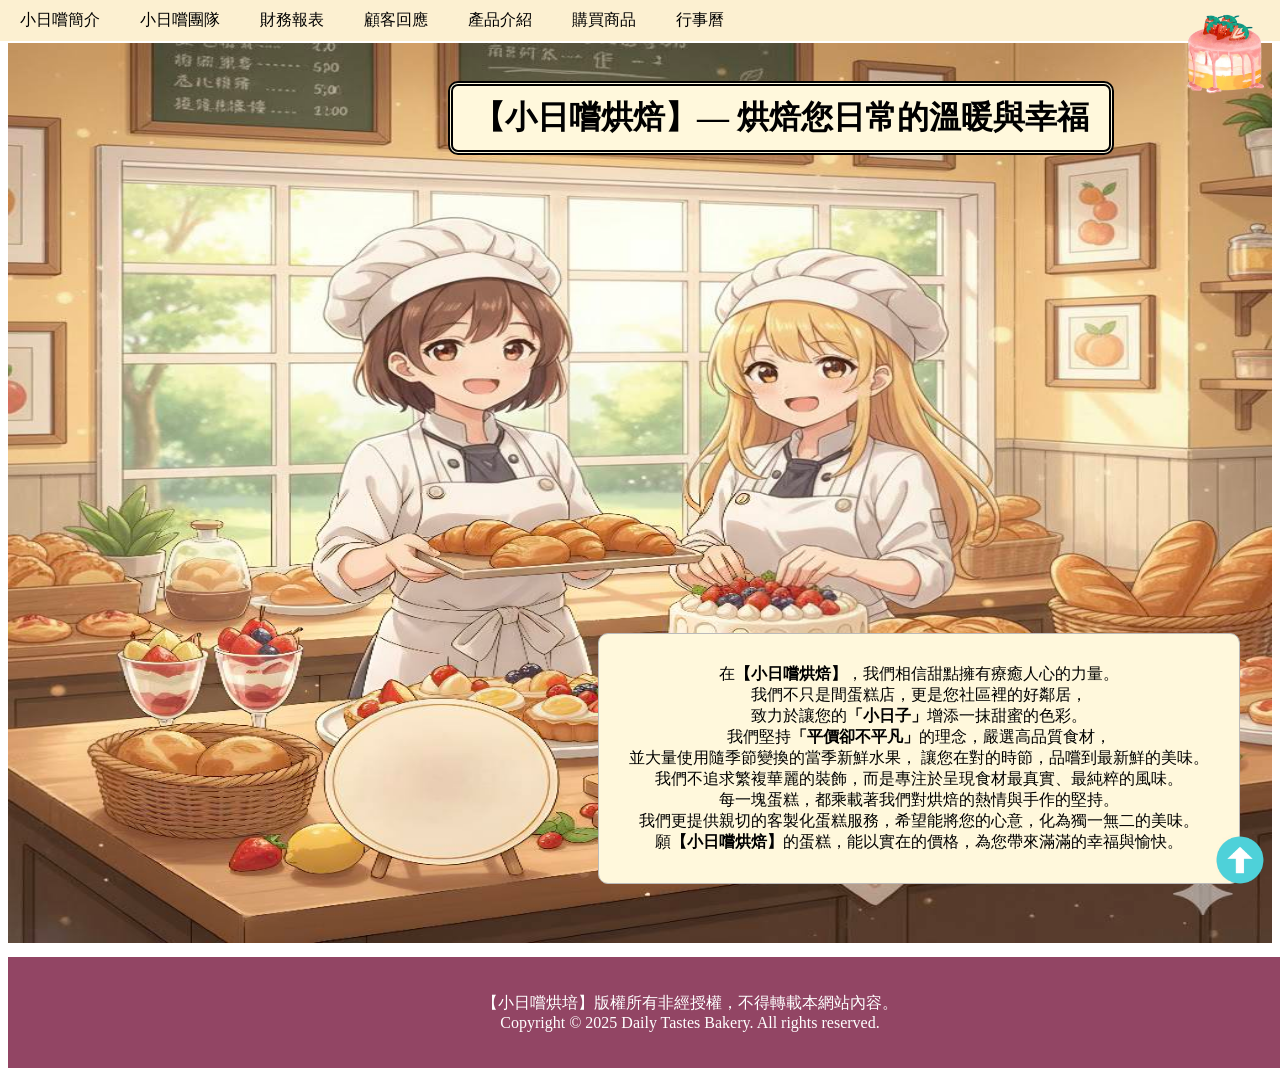
<file: index.html>
<!DOCTYPE html>
<html>
<head>
    <title>小日嚐烘焙</title>
    <meta charset="UTF-8">
    <meta name="viewport" content="width=device-width, initial-scale=1.0">
    <link href="Home_Css.css" rel="stylesheet" media="all">
    <link href="cake.png" rel="icon">
</head>
<body>
    <nav id="Top">
        <ul>
            <a href="#Intro" class="btn" onclick="myFunction('Intro'); return false;"><li>小日嚐簡介</li></a>
            <a href="#Member" class="btn" onclick="myFunction('Member'); return false;"><li>小日嚐團隊</li></a>
            <a href="#Report" class="btn" onclick="myFunction('Report'); return false;"><li>財務報表</li></a>
            <a href="#Respond" class="btn" onclick="myFunction('Respond'); return false;"><li>顧客回應</li></a>
            <a href="creation.html"><li>產品介紹</li></a>
            <a href="shop.html"><li>購買商品</li></a>
            <a href="calender.html"><li>行事曆</li></a>
        </ul>
        <a href="#Top"><img src="arrow_Light.png" width="50px" height="50px" id="up"></a>
    </nav>

    <main>
        <img src="cake.png" width="100px" height="100px" id="icon">
        <div id="Intro" class="page">
            <img src="Generated_Image.jpg" height="900px" width="100%">
            <h1>【小日嚐烘焙】— 烘焙您日常的溫暖與幸福 </h1>
            <p>在<strong>【小日嚐烘焙】</strong>，我們相信甜點擁有療癒人心的力量。<br>
                我們不只是間蛋糕店，更是您社區裡的好鄰居，<br>致力於讓您的<strong>「小日子」</strong>增添一抹甜蜜的色彩。<br>
                我們堅持<strong>「平價卻不平凡」</strong>的理念，嚴選高品質食材，<br>並大量使用隨季節變換的當季新鮮水果，
                讓您在對的時節，品嚐到最新鮮的美味。<br>
                我們不追求繁複華麗的裝飾，而是專注於呈現食材最真實、最純粹的風味。<br>
                每一塊蛋糕，都乘載著我們對烘焙的熱情與手作的堅持。<br>
                我們更提供親切的客製化蛋糕服務，希望能將您的心意，化為獨一無二的美味。<br>
                願<strong>【小日嚐烘焙】</strong>的蛋糕，能以實在的價格，為您帶來滿滿的幸福與愉快。
            </p>
        </div>

        <div id="Member" class="page">
            <h1>小日嚐團隊</h1>
            
            <div class="mid">
                <div id="first">
                    <h3>翁榆涵 Julia</h3>
                    <img src="avatar01.jpg" width="150px" height="150px">
                    <ol>
                        <li><b>職稱:</b> 店長 兼 客製化溝通師</li>
                        <li><b>負責項目:</b> 店面營運、顧客接待、客製化蛋糕諮詢與設計</li>
                        <li><b>個人簡介:</b>「小日嚐」的招牌笑臉 Julia 最擅長耐心傾聽，並將您的故事轉化為獨一無二的蛋糕設計。她最大的成就就是看見您的愉快！</li>
                    </ol>
                </div>
            
                <div id="second">
                    <h3>鐘怡婷 Tina</h3>
                    <img src="avatar02.jpg" width="150px" height="150px">
                    <ol>
                        <li><b>職稱:</b> 店長 兼 甜點主廚</li>
                        <li><b>負責項目:</b> 蛋糕研發、當季水果選材、手作甜點製作</li>
                        <li><b>個人簡介:</b> Tina 對烘焙充滿熱情，相信手作的溫度能傳遞幸福。她熱愛逛市集，堅持使用最新鮮的當季水果為大家烘焙日常的快樂。</li>
                    </ol>
                </div>

                <div id="clear"></div>
            </div>
        </div>

        <div id="Report" class="page">
            <h1>財務報表</h1>
            
            <label for="reportYear" class="choose"><b>選擇報表年份:</b></label>
            <select id="reportYear" onchange="loadReportData(this.value)">
                <option value="2025">2025 (本年度)</option>
                <option value="2024">2024 (往年範例)</option>
            </select>
            <br><br>

            <div id="financialReportContent">
                <p>這份摘要展現了我們的穩定性。一個健康的資產結構，代表「小日嚐」有足夠的實力來應對挑戰，並持續為您提供服務。</p>
                <table border="1" id="upT">
                    <thead>
                        <tr>
                            <th>資產 (我們擁有的)</th>
                            <th>金額</th>
                            <th>負債與權益 (我們的資金來源)</th>
                            <th>金額</th>
                        </tr>
                    </thead>
                    <tbody>
                        <tr>
                            <td><strong>流動資產</strong> (現金、存貨)</td>
                            <td id="CA"></td>
                            <td><strong>流動負債</strong> (應付食材費、薪資)</td>
                            <td id="CL"></td>
                        </tr>
                        <tr>
                            <td><strong>固定資產</strong> (烤箱、店面裝潢)</td>
                            <td id="FA"></td>
                            <td><strong>長期負債</strong> (銀行貸款)</td>
                            <td id="LL"></td>
                        </tr>
                        <tr>
                            <td></td>
                            <td></td>
                            <td><strong>股東權益</strong> (老闆的投資與淨利)</td>
                            <td id="SE"></td>
                        </tr>
                        <tr class="highlight-final">
                            <td><strong>總資產</strong></td>
                            <td id="TA"><strong></strong></td>
                            <td><strong>總負債與權益</strong></td>
                            <td id="TLAE"><strong></strong></td>
                        </tr>
                    </tbody>
                </table>
                <p id="Analysis1"></p>
                <br>
    
                <h2><span id="cashFlowYear">2025</span> 簡易現金流量摘要 (營運活力)</h2>
                <p>有利潤不等於有現金。「營運現金流」是正數才代表公司真正從「賣蛋糕」這件事上賺到現金，這是維持活力的心臟。</p>
                <table border="1" id="downT"> 
                    <thead>
                        <tr>
                            <th>項目</th>
                            <th>說明</th>
                            <th>年度現金流</th>
                        </tr>
                    </thead>
                    <tbody>
                        <tr>
                            <td><strong>來自本業的現金流入 (營運現金流)</strong></td>
                            <td>賣蛋糕實際收到的錢，扣除付給廠商和員工的錢</td>
                            <td id="OCF"><strong></strong></td>
                        </tr>
                        <tr>
                            <td><strong>來自投資的現金流出 (投資現金流)</strong></td>
                            <td>例如：購買新的大烤箱</td>
                            <td id="ICF"></td>
                        </tr>
                        <tr>
                            <td><strong>來自融資的現金流出 (融資現金流)</strong></td>
                            <td>例如：償還銀行貸款</td>
                            <td id="FCF"></td>
                        </tr>
                        <tr>
                            <td id="A"></td>
                            <td id="B"></td>
                            <td id="NCF"><strong></strong></td>
                        </tr>
                    </tbody>
                </table>
                <p id="Analysis2"></p>
            </div>
        </div>

        <div id="Respond" class="page">
            <h1>顧客回應</h1>
            <button id="clearCommentsBtn" title="清除所有儲存的回饋">清除所有回饋</button>
            <div id="comment">
                <p>目前沒有任何回饋。</p>
            </div>

            <div id="formContainer">
                <h3>回饋表單</h3>
                <form id="feedbackForm">
                    <fieldset>
                        <legend>基本資料</legend>
                        <label><b>姓名:</b></label>
                        <input type="text" id="name" placeholder="匿名" autofocus><br>
                        <label><b>性別:</b></label>
                        <input type="radio" id="gender1" name="gender" value="boy" checked>男
                        <input type="radio" id="gender2" name="gender" value="girl">女
                        <input type="radio" id="gender3" name="gender" value="hide">不透漏<br>
                        <label><b>聯絡資訊(e-mail):</b></label><br>
                        <input type="email" id="email" name="email" size="30" required>
                    </fieldset>
                    <fieldset>
                        <legend>評分</legend>
                        <label><b>購買商品:</b></label><br>
                        <input type="checkbox" id="product1" name="product" value="蛋糕">蛋糕
                        <input type="checkbox" id="product2" name="product" value="達克瓦茲">達克瓦茲
                        <input type="checkbox" id="product3" name="product" value="餅乾">餅乾
                        <input type="checkbox" id="product4" name="product" value="千層">千層
                        <input type="checkbox" id="product5" name="product" value="其他">其他
                        <input type="text" id="product5_text" name="product_text"><br>
                        <label><b>商品評價:</b></label>
                        <select id="evaluation" name="evaluation">
                            <option value="5">5星</option>
                            <option value="4">4星</option>
                            <option value="3">3星</option>
                            <option value="2">2星</option>
                            <option value="1">1星</option>
                        </select>
                    </fieldset>
                    <fieldset>
                        <legend>文字回饋</legend>
                        <label><b>評論:</b></label><br>
                        <textarea id="commentText" placeholder="商品都很棒" maxlength="500" required></textarea>
                    </fieldset>
                    <input type="submit" id="submitBtn" value="送出回饋">
                    <input type="reset" id="resetBtn" value="重新填寫">
                </form>
            </div>
        </div>
    </main>

    <footer>
        <p>【小日嚐烘培】版權所有非經授權，不得轉載本網站內容。<br>
            Copyright © 2025 Daily Tastes Bakery. All rights reserved.</p>
    </footer>

    <script>
        const allPages = document.querySelectorAll('main .page');
        function myFunction(pageId) {
            allPages.forEach(section => {section.style.display = 'none';});
            const targetPage = document.getElementById(pageId);
            if (targetPage) {
                targetPage.style.display = 'block'; 
                if (pageId === 'Respond') {loadComments();} // 如果切換到 'Respond' 頁面，就載入留言
                if (pageId === 'Report') { // 新增：如果切換到 'Report' 頁面，確保載入當前選中的年份數據
                    const currentYear = document.getElementById('reportYear').value;
                    loadReportData(currentYear);
                }
            }
        }

        // 財務數據的物件
        const financialData = {
            '2025': {
                CA: 1000000, // 流動資產
                CL: 400000,  // 流動負債
                FA: 1200000, // 固定資產
                LL: 500000,  // 長期負債
                SE: 1300000, // 股東權益
                OCF: 550000, // 營運現金流
                ICF: 300000, // 投資現金流
                FCF: 200000  // 融資現金流
            },
            '2024': { // 往年範例數據
                CA: 800000,  
                CL: 350000,  
                FA: 1000000, 
                LL: 600000,  
                SE: 850000,  
                OCF: 450000, 
                ICF: 200000, 
                FCF: 200000  
            }
        };

        // 函數：載入並計算指定年份的報表數據
        window.loadReportData = function(year) {
            const data = financialData[year];

            if (!data) return; // 如果年份數據不存在，則退出

            // 1. 資產負債表計算
            const TA = data.CA + data.FA; // 總資產
            const TLAE = data.CL + data.LL + data.SE; // 總負債與權益
            
            // 2. 現金流量表計算
            const NCF = data.OCF - data.ICF - data.FCF;

            // 3. 更新 DOM
            document.getElementById("CA").innerHTML = `$` + data.CA;
            document.getElementById("CL").innerHTML = `$` + data.CL;
            document.getElementById("FA").innerHTML = `$` + data.FA;
            document.getElementById("LL").innerHTML = `$` + data.LL;
            document.getElementById("SE").innerHTML = `$` + data.SE;
            document.getElementById("TA").innerHTML = `$` + TA;
            document.getElementById("TLAE").innerHTML = `$` + TLAE;
            
            document.getElementById("OCF").innerHTML = `$` + data.OCF;
            document.getElementById("ICF").innerHTML = `-$` + data.ICF;
            document.getElementById("FCF").innerHTML = `-$` + data.FCF;
            document.getElementById("NCF").innerHTML = `$` + NCF;

            // 4. 更新現金流量表標題年份
            document.getElementById("cashFlowYear").textContent = year;

            // 5. 資產負債表分析
            if(data.CA > data.CL){
                document.getElementById("Analysis1").innerHTML = `<b>健康分析：</b>
                我們的流動資產($${data.CA})大於流動負債($${data.CL})，代表我們的短期償債能力非常安全，付得出薪水與貨款！`
            } else {
                document.getElementById("Analysis1").innerHTML = `<b>健康警示：(</b>
                我們的流動資產($${data.CA})小於流動負債($${data.CL})，代表短期償債能力吃緊，我們會密切注意現金流！`
            }

            // 6. 現金流量表分析
            if(NCF > 0){
                document.getElementById("A").innerHTML = `<strong>本年度現金淨增加</strong>`
                document.getElementById("B").innerHTML = `營運賺的錢 > 投資 + 還款`
                document.getElementById("Analysis2").innerHTML = `<b>健康分析：</b>我們的營運現金流($${data.OCF})
                非常強勁！這筆錢足以支付我們購買新烤箱 (投資) 和償還貸款 (融資) 的費用，年底銀行存款還能增加($${NCF})。`
            } else {
                document.getElementById("A").innerHTML = `<strong>本年度現金淨減少</strong>`
                document.getElementById("B").innerHTML = `營運賺的錢 < 投資 + 還款`
                document.getElementById("Analysis2").innerHTML = `<b>健康警示：</b>我們的營運現金流($${data.OCF})
                雖然營運現金流強勁，但不足以支付投資與融資的費用，導致年底銀行存款減少了($${NCF})!我們會更謹慎規劃現金支出。`
            }

            // 7. 重新執行數字格式化（逗號分隔）
            formatFinancialNumbers();
        }

        // 數字格式化函數 (保持原有的邏輯)
        const idList = ["CA", "CL", "FA", "LL", "SE", "TA", "TLAE", "OCF", "ICF", "FCF", "NCF"];
        function formatNumberString(str) {
            const parts = str.match(/^(-?\$)(.*)/); 
            if (!parts) return str;

            const prefix = parts[1];
            const number = parts[2];
            const formattedNumber = number.replace(/\B(?=(\d{3})+(?!\d))/g, ',');
            return prefix + formattedNumber;
        }

        function formatFinancialNumbers() {
            idList.forEach(id => {
                const el = document.getElementById(id);
                if (el) {
                    const originalText = el.innerHTML;
                    const formattedText = formatNumberString(originalText);
                    el.innerHTML = formattedText;
                }
            });

            const analysis1 = document.getElementById("Analysis1");
            const analysis2 = document.getElementById("Analysis2");
            
            if (analysis1) {
                analysis1.innerHTML = analysis1.innerHTML.replace(/\(\$([\d,]+)\)/g, (match, number) => {
                    return `(\$${number.replace(/\B(?=(\d{3})+(?!\d))/g, ',')})`;
                });
            }

            if (analysis2) {
                analysis2.innerHTML = analysis2.innerHTML.replace(/\(\$([\d,]+)\)/g, (match, number) => {
                    return `(\$${number.replace(/\B(?=(\d{3})+(?!\d))/g, ',')})`;
                });
            }
        }
    </script>

    <script>
        document.addEventListener('DOMContentLoaded', () => {
            const feedbackForm = document.getElementById('feedbackForm');
            const commentDiv = document.getElementById('comment');
            const storageKey = 'bakeryComments';

            const clearBtn = document.getElementById('clearCommentsBtn');

            if (clearBtn) {
                clearBtn.addEventListener('click', () => {
                    localStorage.removeItem(storageKey);
                    loadComments();
                });
            }

            window.loadComments = function() {
                const comments = JSON.parse(localStorage.getItem(storageKey)) || [];
                commentDiv.innerHTML = '';
                if (comments.length === 0) {
                    commentDiv.innerHTML = '<p>目前沒有任何回饋。</p>';
                    return;
                }

                comments.forEach(comment => {
                    const productString = comment.products.join('、') || '無';
                    const time = new Date(comment.timestamp);
                    const formattedTime = time.toLocaleString('zh-TW', {
                        year: 'numeric', 
                        month: 'long', 
                        day: 'numeric', 
                        hour: '2-digit', 
                        minute: '2-digit' 
                    });

                    const commentHTML = `
                        <div class="comment-entry">
                            <div class="head"><strong>${comment.name}</strong><i>${formattedTime}</i></div>
                            <p>${comment.comment}</p>
                            <ul>
                                <li><b>購買商品:</b> ${productString}</li>
                                <li><b>商品評價:</b> ${comment.rating} 星</li>
                            </ul>
                        </div>
                    `;
                    
                    commentDiv.insertAdjacentHTML('afterbegin', commentHTML);
                });
            }

            if (feedbackForm) {
                feedbackForm.addEventListener('submit', (event) => {
                    event.preventDefault();

                    const time = new Date().toISOString();
                    const name = document.getElementById('name').value || '匿名';
                    const gender = document.querySelector('input[name="gender"]:checked').value;
                    const email = document.getElementById('email').value;
                    const rating = document.getElementById('evaluation').value;
                    const commentText = document.getElementById('commentText').value;
                    
                    const selectedProducts = [];
                    const productCheckboxes = document.querySelectorAll('input[name="product"]:checked');
                    
                    productCheckboxes.forEach(cb => {
                        if (cb.id === 'product5') {
                            const otherText = document.getElementById('product5_text').value;
                            selectedProducts.push(otherText || '其他');
                        } else {selectedProducts.push(cb.value);}
                    });

                    const newComment = {
                        name: name,
                        gender: gender,
                        email: email,
                        products: selectedProducts,
                        rating: rating,
                        comment: commentText,
                        timestamp: new Date().toISOString()
                    };

                    let comments = JSON.parse(localStorage.getItem(storageKey)) || [];
                    comments.push(newComment);
                    localStorage.setItem(storageKey, JSON.stringify(comments));

                    loadComments();
                    feedbackForm.reset();
                });
            }

            function handlePageLoad() {
                let hash = window.location.hash;
                if (hash) {
                    const pageId = hash.substring(1);
                    const targetPage = document.getElementById(pageId);
                    
                    if (targetPage && targetPage.classList.contains('page')) {
                        myFunction(pageId);
                        return;
                    }
                }
                
                // 預設載入 'Intro'，並確保在 'Report' 頁面時載入 2025 年數據
                myFunction('Intro'); 
                loadReportData('2025'); // 確保一開始就載入 2025 年的數據並格式化
            }

            handlePageLoad();
        });
    </script>
</body>
</html>
</file>
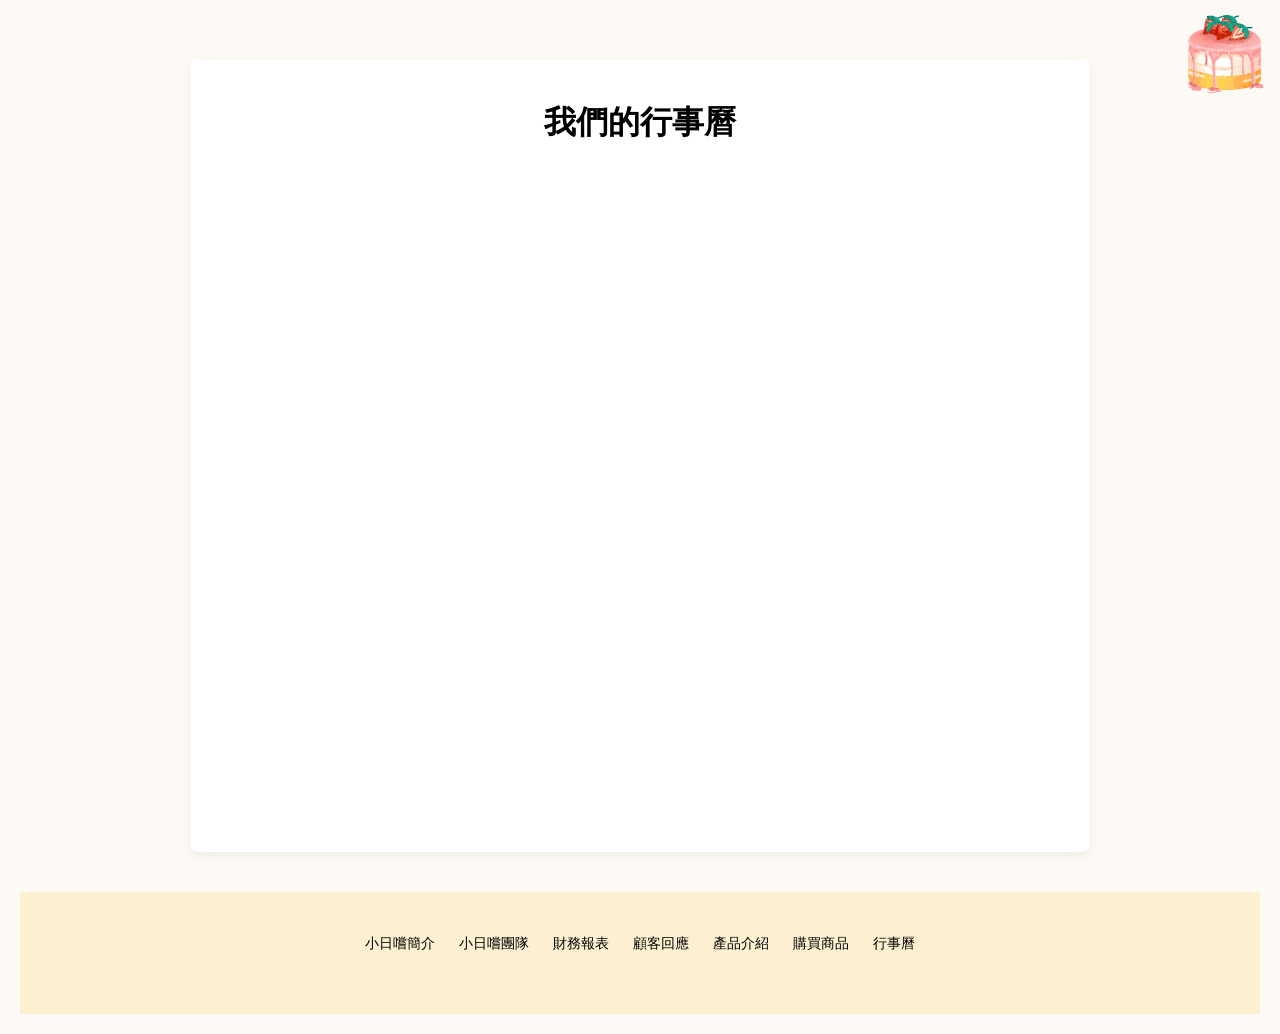
<file: calender.html>
<!DOCTYPE html>
<html lang="zh-TW"> <head>
    <meta charset="UTF-8">
    <meta name="viewport" content="width=device-width, initial-scale=1.0">
    <title>行事曆</title>
    <link href="cake.png" rel="icon">
    <style>
        main #icon {
            position: fixed;
            top: 5px;
            right: 5px;
            z-index: 3;
        }
        /* 1. 讓頁面背景有點顏色，看起來更舒服 */
        body {
            font-family: Arial, sans-serif;
            margin: 0;
            background-color: #fdfaf6;
            padding: 20px; /* 在手機上才不會貼邊 */
        }

        /* 2. 主要的行事曆容器：用來置中並設定最大寬度 */
        .calendar-container {
            max-width: 900px; /* 設定最大寬度，才不會在電腦上太寬 */
            margin: 40px auto; /* 上下留 40px、左右 auto 來達成水平置中 */
            background-color: #ffffff;
            border-radius: 8px; /* 圓角 */
            box-shadow: 0 4px 12px rgba(0,0,0,0.05); /* 加上一點陰影增加立體感 */
            overflow: hidden; /* 確保 iframe 的圓角正確顯示 */
        }

        /* 3. 標題樣式 */
        h1 {
            text-align: center;
            color: black;
            padding: 20px 0 10px 0;
        }

        /* 4. 響應式 iframe 的關鍵：
              這個 wrapper 負責「維持長寬比」 */
        .iframe-wrapper {
            position: relative;
            /* 設定 padding-top: 75% 
               (因為你的日曆原始比例是 600/800 = 0.75 = 75%)
               這會強制讓這個容器維持 4:3 的比例 
            */
            padding-top: 75%;
            height: 0;
            overflow: hidden;
        }

        /* 5. iframe 本身的樣式：讓它填滿 wrapper */
        .iframe-wrapper iframe {
            position: absolute;
            top: 0;
            left: 0;
            width: 100%;
            height: 100%;
            border: 0; /* 拿掉邊框 */
        }
        .site-footer {
        background-color: rgb(252, 240, 209); /* 深色背景 */
        color: black; /* 淺色文字 */
        padding: 40px 20px;
        font-size: 14px;
        line-height: 1.6;
        margin-top: auto; /* 確保在內容不足時也能貼近底部 */
    }

    .footer-container {
        max-width: 1100px;
        margin: 0 auto;
        text-align: center;
    }

    .footer-links {
        margin-bottom: 20px;
    }

    .footer-links a {
        color: black; /* 連結使用白色 */
        text-decoration: none;
        margin: 0 10px;
        transition: color 0.2s;
    }

    .footer-links a:hover {
        color: brown; /* 滑鼠懸停時變色 */
        text-decoration: underline;
    }
    </style>
</head>
<body>
    <main><img src="cake.png" width="100px" height="100px" id="icon"></main>
    <div class="calendar-container">
        
        <h1>我們的行事曆</h1>

        <div class="iframe-wrapper">
            <iframe src="https://calendar.google.com/calendar/embed?src=30f18cd752578747f45945c37e43b8276cafa74b988f4a969bec0e619ca4cf17%40group.calendar.google.com&ctz=Asia%2FTaipei">
            </iframe>
        </div>

    </div>

    <footer class="site-footer">
    <div class="footer-container">
        <div class="footer-links">
            <a href="index.html#Intro">小日嚐簡介</a>
            <a href="index.html#Member">小日嚐團隊</a>
            <a href="index.html#Report">財務報表</a>
            <a href="index.html#Respond">顧客回應</a>
            <a href="creation.html">產品介紹</a>
            <a href="shop.html">購買商品</a>
            <a href="calender.html">行事曆</a>
        </div>
    </div>
</footer>
</body>
</html>
</file>
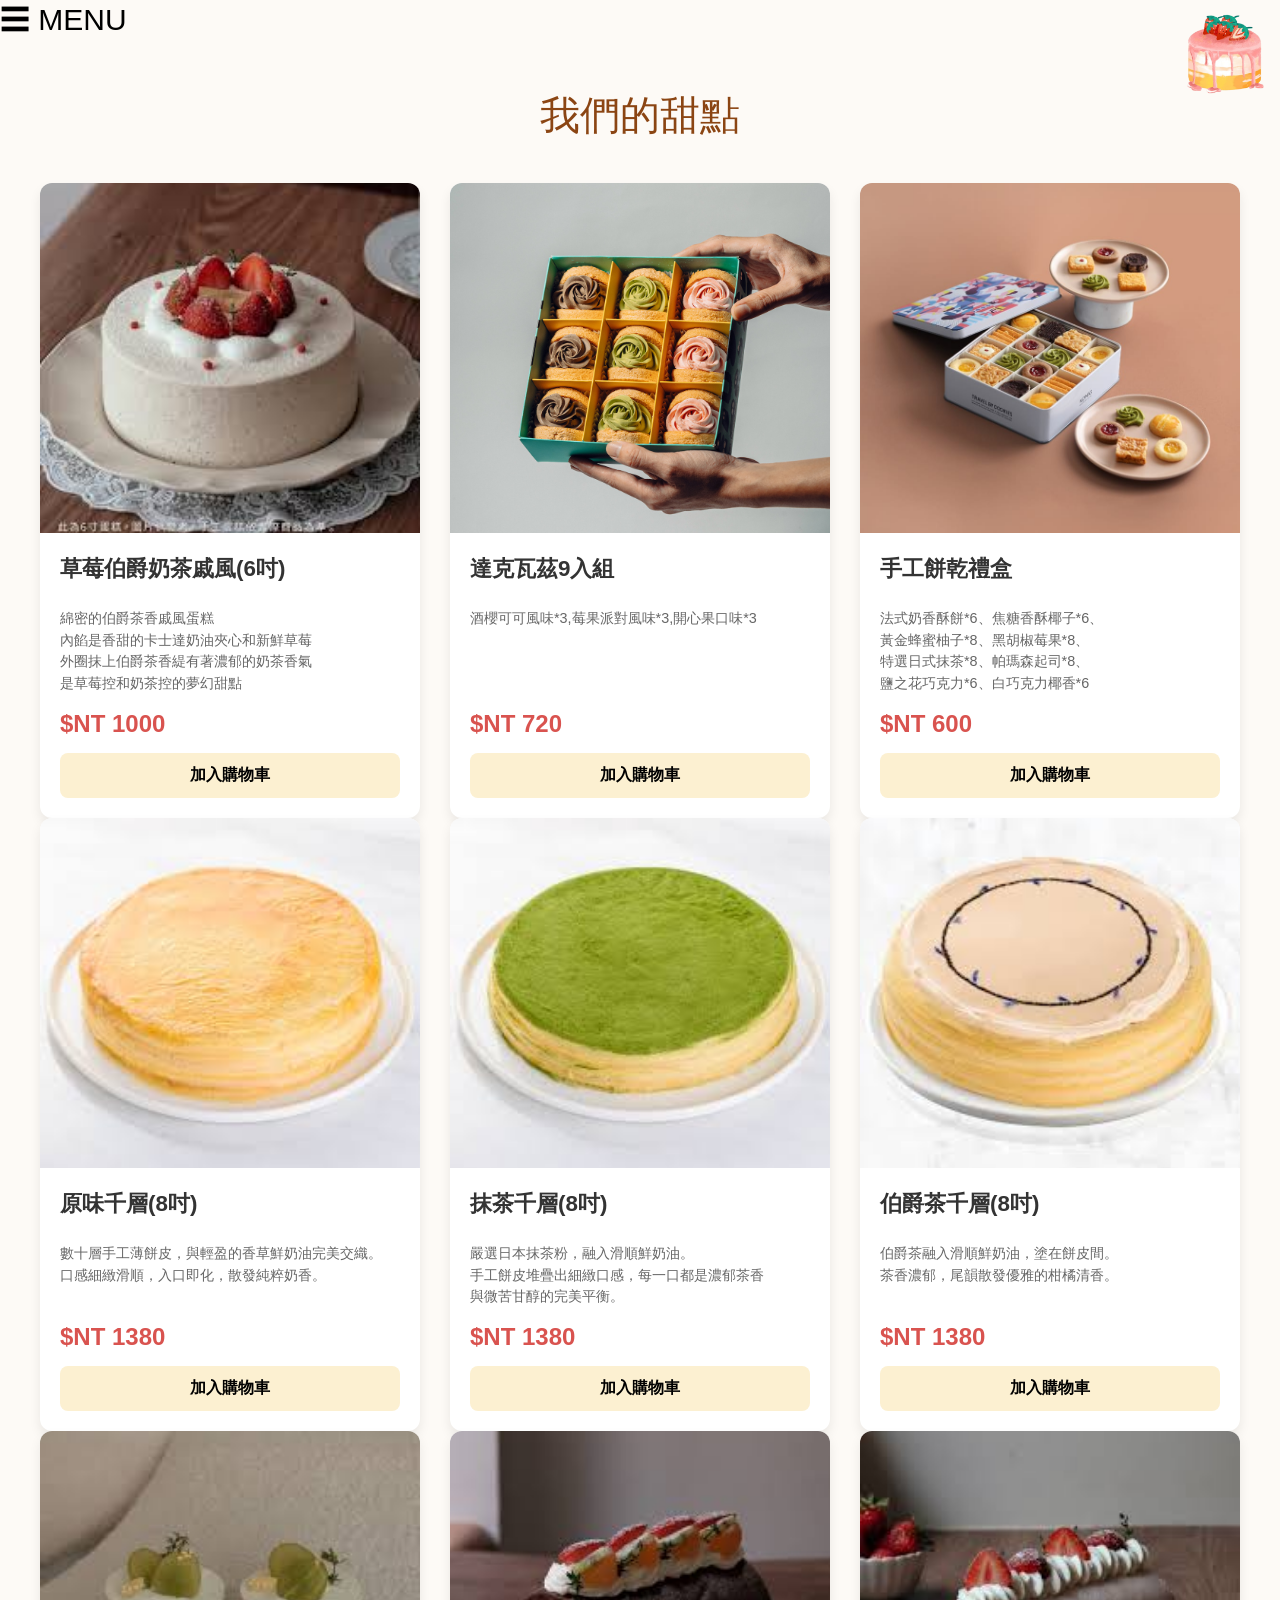
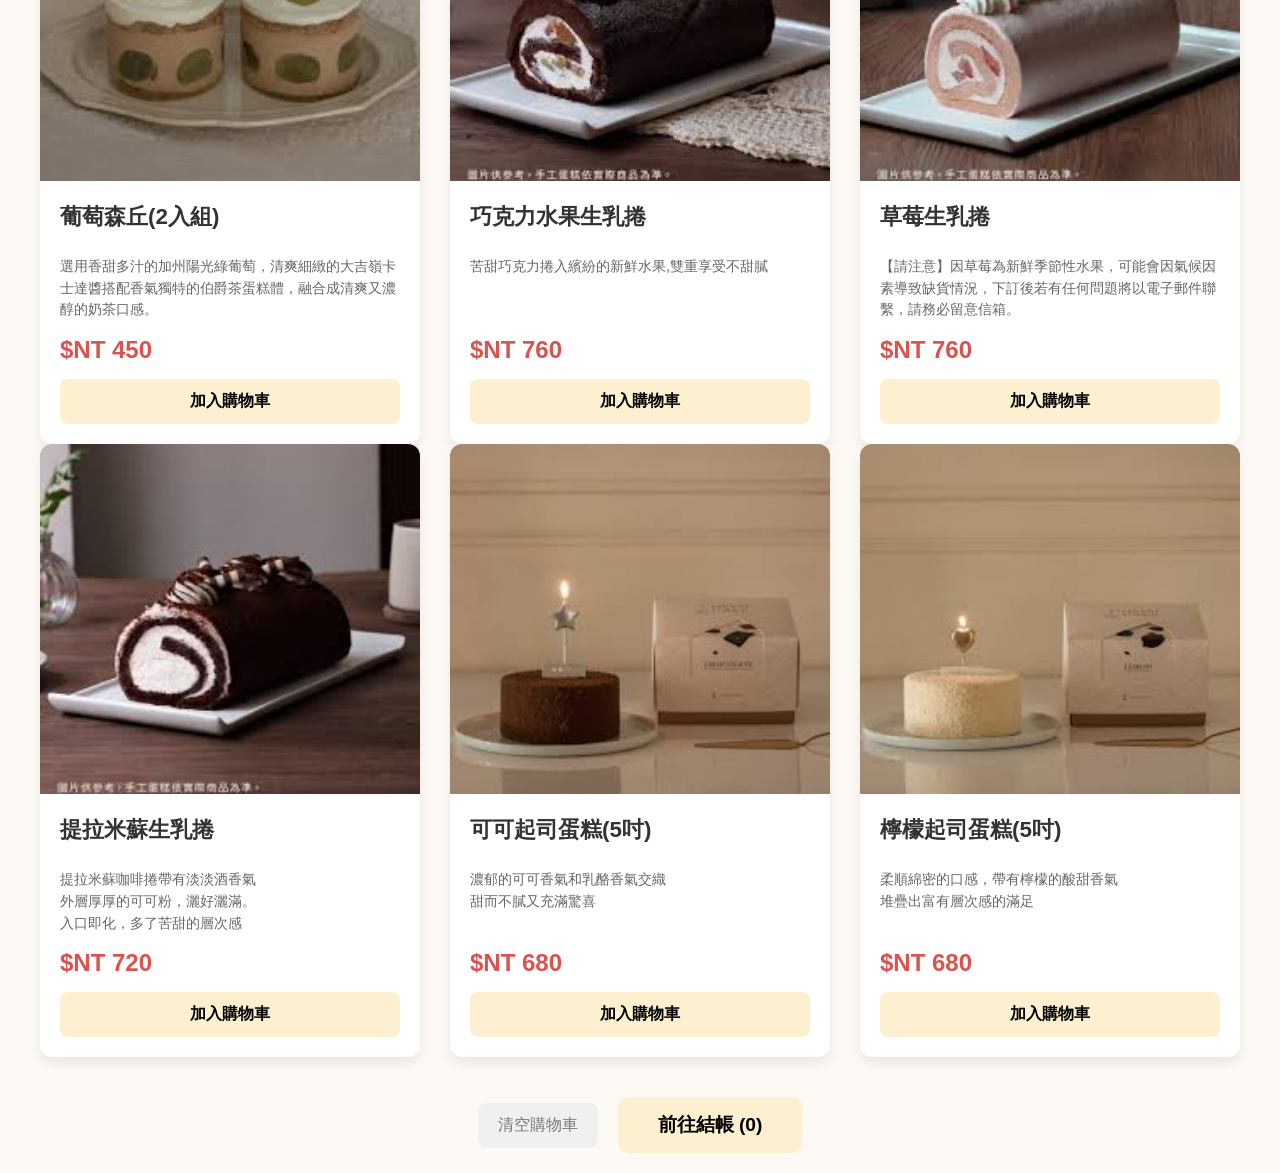
<file: creation.html>
<!DOCTYPE html>
<html lang="zh-TW">
<head>
    <meta charset="UTF-8">
    <meta name="viewport" content="width=device-width, initial-scale=1.0">
    <title>產品介紹及下單</title>
    <link href="cake.png" rel="icon">
    <style>
        main #icon {
            position: fixed;
            top: 5px;
            right: 5px;
            z-index: 3;
        }
        /* (基本樣式... 與上次相同) */
        body { font-family: -apple-system, BlinkMacSystemFont, "Segoe UI", Roboto, "Helvetica Neue", Arial, sans-serif; margin: 0; padding: 0; background-color: #fdfaf6; }
        .container { max-width: 1200px; margin: 0 auto; padding: 20px; }
        header { text-align: center; margin-bottom: 40px; }
        header h1 { font-size: 2.5em; color: #8b4513; font-weight: 300; }
        .product-grid { display: grid; grid-template-columns: repeat(auto-fit, minmax(280px, 1fr)); gap: 30px; }
        .product-card { background-color: #ffffff; border-radius: 12px; box-shadow: 0 6px 12px rgba(0, 0, 0, 0.08); overflow: hidden; display: flex; flex-direction: column; transition: transform 0.3s, box-shadow 0.3s; }
        .product-card:hover { transform: translateY(-5px); box-shadow: 0 10px 20px rgba(0, 0, 0, 0.12); }
        .product-image { width: 100%; height: 350px; object-fit: cover; }
        .product-info { padding: 20px; flex-grow: 1; display: flex; flex-direction: column; }
        .product-info h3 { margin-top: 0; margin-bottom: 10px; font-size: 1.4em; color: #333; }
        .product-info .description { font-size: 0.9em; color: #666; line-height: 1.5; flex-grow: 1; margin-bottom: 15px; }
        .product-price { font-size: 1.5em; font-weight: bold; color: #d9534f; margin-bottom: 15px; }
        .add-to-cart-btn { display: block; width: 100%; padding: 12px; background-color: rgb(252, 240, 209); color: black; text-align: center; border: none; border-radius: 8px; font-size: 1em; font-weight: bold; cursor: pointer; transition: background-color 0.3s, opacity 0.3s; }
        .add-to-cart-btn:hover { background-color: rgb(252, 240, 209); }
        .add-to-cart-btn.added { background-color: rgb(252, 240, 209); opacity: 0.8; }

        /* --- 結帳區塊樣式 (更新) --- */
        .checkout-link-wrapper {
            text-align: center;
            margin-top: 40px;
            /* (新增) 使用 Flexbox 來並排兩個按鈕 */
            display: flex;
            justify-content: center;
            align-items: center;
            gap: 20px; /* 按鈕間距 */
        }
        .checkout-link {
            display: inline-block;
            padding: 15px 40px;
            font-size: 1.2em;
            font-weight: bold;
            color: black;
            background-color: rgb(252, 240, 209);
            border-radius: 10px;
            text-decoration: none;
            transition: background-color 0.3s;
        }
        .checkout-link:hover { background-color: rgb(252, 240, 209); }

        /* (新增) 清空購物車按鈕的樣式 */
        .clear-cart-button {
            display: inline-block;
            padding: 12px 20px;
            font-size: 1em;
            color: #777;
            background-color: #f0f0f0;
            border: none;
            border-radius: 8px;
            cursor: pointer;
            transition: background-color 0.3s;
        }
        .clear-cart-button:hover {
            background-color: #e0e0e0;
        }
        /* 2. 側邊選單 (Sidenav) 的主要樣式 */
    .sidenav {
        height: 100%; /* 佔滿整個螢幕高度 */
        width: 250px; /* 選單寬度 */
        position: fixed; /* 固定在螢幕上，即使滾動也不會動 */
        z-index: 1; /* 確保在最上層 */
        top: 0;
        left: -250px; /* 關鍵：預設藏在螢幕左邊 -250px 的位置 */
        background-color: rgb(252, 240, 209); /* 背景色 */
        overflow-x: hidden; /* 隱藏水平滾動條 */
        padding-top: 60px; /* 頂部留白 */
        transition: 0.5s; /* 關鍵：設定 "left" 屬性的過渡動畫，持續 0.5 秒 */
    }

    /* 3. 選單內的連結樣式 */
    .sidenav a {
        padding: 8px 8px 8px 32px;
        text-decoration: none;
        font-size: 22px;
        color: black;
        display: block;
        transition: 0.3s;
    }

    /* 4. 連結的滑鼠懸停 (hover) 效果 */
    .sidenav a:hover {
        color: DimGray;
    }

    /* 5. 關閉按鈕 (X) 的樣式 */
    .sidenav .closebtn {
        position: absolute;
        top: 0;
        right: 25px;
        font-size: 36px;
        margin-left: 50px;
    }
    
    /* 6. 用來推開主要內容的樣式 (可選) */
    /* 當 .sidenav-open 被加到 body 上時... */
    body.sidenav-open {
        margin-left: 250px; /* 把 body 往右推 250px */
        color:#8b4513;
    }
    </style>
</head>
<body>
    <main><img src="cake.png" width="100px" height="100px" id="icon"></main>
    <span style="font-size:30px; cursor:pointer;" id="openBtn">&#9776; MENU</span>
    <div id="mySidenav" class="sidenav">
        <a href="javascript:void(0)" class="closebtn" id="closeBtn">&times;</a>
        <a href="index.html#Intro">小日嚐簡介</a>
        <a href="index.html#Member">小日嚐團隊</a>
        <a href="index.html#Report">財務報表</a>
        <a href="index.html#Respond">顧客回應</a>
        <a href="creation.html">產品介紹</a>
        <a href="shop.html">購買商品</a>
        <a href="calender.html">行事曆</a>
    </div>
    <div class="container">
        <header>
            <h1>我們的甜點</h1>
        </header>

        <main>
            <section class="product-grid">
                <article class="product-card">
                    <img src="strawberrycake.jpg" alt="草莓伯爵奶茶戚風(6吋)" class="product-image">
                    <div class="product-info">
                        <h3>草莓伯爵奶茶戚風(6吋)</h3>
                        <p class="description">綿密的伯爵茶香戚風蛋糕
                            <br>內餡是香甜的卡士達奶油夾心和新鮮草莓
                            <br>外圈抹上伯爵茶香緹有著濃郁的奶茶香氣
                            <br>是草莓控和奶茶控的夢幻甜點</p>
                        <div class="product-price" data-price="1000">$NT 1000</div>
                        <button class="add-to-cart-btn" data-id="p1" data-name="草莓伯爵奶茶戚風(6吋)" data-price="1000">加入購物車</button>
                    </div>
                </article>
                <article class="product-card">
                    <img src="Dacwaz.jpg" alt="達克瓦茲9入組" class="product-image">
                    <div class="product-info">
                        <h3>達克瓦茲9入組</h3>
                        <p class="description">酒櫻可可風味*3,莓果派對風味*3,開心果口味*3</p>
                        <div class="product-price" data-price="720">$NT 720</div>
                        <button class="add-to-cart-btn" data-id="p2" data-name="達克瓦茲9入組" data-price="720">加入購物車</button>
                    </div>
                </article>
                <article class="product-card">
                    <img src="handmadecookie.jpg" alt="手工餅乾禮盒" class="product-image">
                    <div class="product-info">
                        <h3>手工餅乾禮盒</h3>
                        <p class="description">法式奶香酥餅*6、焦糖香酥椰子*6、<br>黃金蜂蜜柚子*8、黑胡椒莓果*8、
                            <br>特選日式抹茶*8、帕瑪森起司*8、<br>鹽之花巧克力*6、白巧克力椰香*6</p>
                        <div class="product-price" data-price="600">$NT 600</div>
                        <button class="add-to-cart-btn" data-id="p3" data-name="手工餅乾禮盒" data-price="600">加入購物車</button>
                    </div>
                </article>
            </section>

            <section class="product-grid">
                <article class="product-card">
                    <img src="OriginalCrepeCake.jpg" alt="原味千層(8吋)" class="product-image">
                    <div class="product-info">
                        <h3>原味千層(8吋)</h3>
                        <p class="description">數十層手工薄餅皮，與輕盈的香草鮮奶油完美交織。
                            <br>口感細緻滑順，入口即化，散發純粹奶香。</p>
                        <div class="product-price" data-price="1380">$NT 1380</div>
                        <button class="add-to-cart-btn" data-id="p4" data-name="原味千層(8吋)" data-price="1380">加入購物車</button>
                    </div>
                </article>
                <article class="product-card">
                    <img src="Matchacake.jpg" alt="抹茶千層(8吋)" class="product-image">
                    <div class="product-info">
                        <h3>抹茶千層(8吋)</h3>
                        <p class="description">嚴選日本抹茶粉，融入滑順鮮奶油。
                            <br>手工餅皮堆疊出細緻口感，每一口都是濃郁茶香<br>與微苦甘醇的完美平衡。</p>
                        <div class="product-price" data-price="1380">$NT 1380</div>
                        <button class="add-to-cart-btn" data-id="p5" data-name="抹茶千層(8吋)" data-price="1380">加入購物車</button>
                    </div>
                </article>
                <article class="product-card">
                    <img src="teacake.jpg" alt="伯爵茶千層(8吋)" class="product-image">
                    <div class="product-info">
                        <h3>伯爵茶千層(8吋)</h3>
                        <p class="description">伯爵茶融入滑順鮮奶油，塗在餅皮間。
                            <br>茶香濃郁，尾韻散發優雅的柑橘清香。</p>
                        <div class="product-price" data-price="1380">$NT 1380</div>
                        <button class="add-to-cart-btn" data-id="p6" data-name="伯爵茶千層(8吋)" data-price="1380">加入購物車</button>
                    </div>
                </article>
            </section>

            <section class="product-grid">
                <article class="product-card">
                    <img src="grape.jpg" alt="葡萄森丘(2入組)" class="product-image">
                    <div class="product-info">
                        <h3>葡萄森丘(2入組)</h3>
                        <p class="description">選用香甜多汁的加州陽光綠葡萄，清爽細緻的大吉嶺卡士達醬搭配香氣獨特的伯爵茶蛋糕體，融合成清爽又濃醇的奶茶口感。</p>
                        <div class="product-price" data-price="450">$NT 450</div>
                        <button class="add-to-cart-btn" data-id="p7" data-name="葡萄森丘(2入組)" data-price="450">加入購物車</button>
                    </div>
                </article>
                <article class="product-card">
                    <img src="fruit.jpg" alt="巧克力水果生乳捲" class="product-image">
                    <div class="product-info">
                        <h3>巧克力水果生乳捲</h3>
                        <p class="description">苦甜巧克力捲入繽紛的新鮮水果,雙重享受不甜膩</p>
                        <div class="product-price" data-price="760">$NT 760</div>
                        <button class="add-to-cart-btn" data-id="p8" data-name="巧克力水果生乳捲" data-price="760">加入購物車</button>
                    </div>
                </article>
                <article class="product-card">
                    <img src="strawberry.jpg" alt="草莓生乳捲" class="product-image">
                    <div class="product-info">
                        <h3>草莓生乳捲</h3>
                        <p class="description">【請注意】因草莓為新鮮季節性水果，可能會因氣候因素導致缺貨情況，下訂後若有任何問題將以電子郵件聯繫，請務必留意信箱。</p>
                        <div class="product-price" data-price="760">$NT 760</div>
                        <button class="add-to-cart-btn" data-id="p9" data-name="草莓生乳捲" data-price="760">加入購物車</button>
                    </div>
                </article>
            </section>

            <section class="product-grid">
                <article class="product-card">
                    <img src="Tiramisu.jpg" alt="提拉米蘇生乳捲" class="product-image">
                    <div class="product-info">
                        <h3>提拉米蘇生乳捲</h3>
                        <p class="description">提拉米蘇咖啡捲帶有淡淡酒香氣<br>外層厚厚的可可粉，灑好灑滿。<br>入口即化，多了苦甜的層次感</p>
                        <div class="product-price" data-price="720">$NT 720</div>
                        <button class="add-to-cart-btn" data-id="p10" data-name="提拉米蘇生乳捲" data-price="720">加入購物車</button>
                    </div>
                </article>
                <article class="product-card">
                    <img src="cococheese.jpg" alt="可可起司蛋糕(5吋)" class="product-image">
                    <div class="product-info">
                        <h3>可可起司蛋糕(5吋)</h3>
                        <p class="description">濃郁的可可香氣和乳酪香氣交織<br>甜而不膩又充滿驚喜</p>
                        <div class="product-price" data-price="680">$NT 680</div>
                        <button class="add-to-cart-btn" data-id="p11" data-name="可可起司蛋糕(5吋)" data-price="680">加入購物車</button>
                    </div>
                </article>
                <article class="product-card">
                    <img src="lemoncheese.jpg" alt="檸檬起司蛋糕(5吋)" class="product-image">
                    <div class="product-info">
                        <h3>檸檬起司蛋糕(5吋)</h3>
                        <p class="description">柔順綿密的口感，帶有檸檬的酸甜香氣<br>堆疊出富有層次感的滿足</p>
                        <div class="product-price" data-price="680">$NT 680</div>
                        <button class="add-to-cart-btn" data-id="p12" data-name="檸檬起司(5吋)" data-price="680">加入購物車</button>
                    </div>
                </article>
            </section>
            
            <div class="checkout-link-wrapper">
                <button id="clear-cart-btn" class="clear-cart-button">清空購物車</button>
                <a href="shop.html" class="checkout-link">前往結帳 (<span id="cart-count">0</span>)</a>
            </div>
        </main>
    </div>

    <script src="cart.js"></script>
    <script>
        // --- 這是 shop.js 的內容 ---

        // 取得所有的「加入購物車」按鈕
        const allAddButtons = document.querySelectorAll('.add-to-cart-btn');
        const cartCountSpan = document.getElementById('cart-count');
        
        // (新增) 取得清空購物車按鈕
        const clearCartBtn = document.getElementById('clear-cart-btn');

        // 更新購物車圖示的數量
        function updateCartCount() {
            const cart = Cart.get();
            let totalCount = 0;
            cart.forEach(item => {
                totalCount += item.quantity;
            });
            cartCountSpan.textContent = totalCount;
        }

        // 為每個按鈕添加點擊事件
        allAddButtons.forEach(button => {
            button.addEventListener('click', () => {
                // (...點擊加入的邏G輯... 與上次相同)
                const id = button.dataset.id;
                const name = button.dataset.name;
                const price = parseInt(button.dataset.price);
                Cart.add(id, name, price);
                button.textContent = '已加入！';
                button.classList.add('added');
                setTimeout(() => {
                    button.textContent = '加入購物車';
                    button.classList.remove('added');
                }, 1500);
                updateCartCount();
            });
        });

        // (新增) 為清空按鈕添加點擊事件
        clearCartBtn.addEventListener('click', () => {
            // 增加一個確認彈窗，防止誤觸
            if (confirm('您確定要清空所有購物車商品嗎？')) {
                Cart.clear();
                updateCartCount(); // 更新數字為 0
            }
        });

        // 取得我們要操作的 HTML 元素
        const openBtn = document.getElementById("openBtn");
        const closeBtn = document.getElementById("closeBtn");
        const sidenav = document.getElementById("mySidenav");
        const bodyEl = document.body; // 取得 body 元素

    // 當「開啟按鈕」被點擊時
        openBtn.addEventListener("click", function() {
            sidenav.style.left = "0"; // 將選單的 left 設為 0 (滑出來)
            bodyEl.classList.add("sidenav-open"); // 在 body 加上 class，讓內容往右推
        });

    // 當「關閉按鈕」被點擊時
        closeBtn.addEventListener("click", function() {
            sidenav.style.left = "-250px"; // 將選單的 left 設回 -250px (藏回去)
            bodyEl.classList.remove("sidenav-open"); // 移除 class，讓內容歸位
        });

        // 頁面載入時，也更新一次數量
        updateCartCount();
    </script>
</body>
</html>
</file>
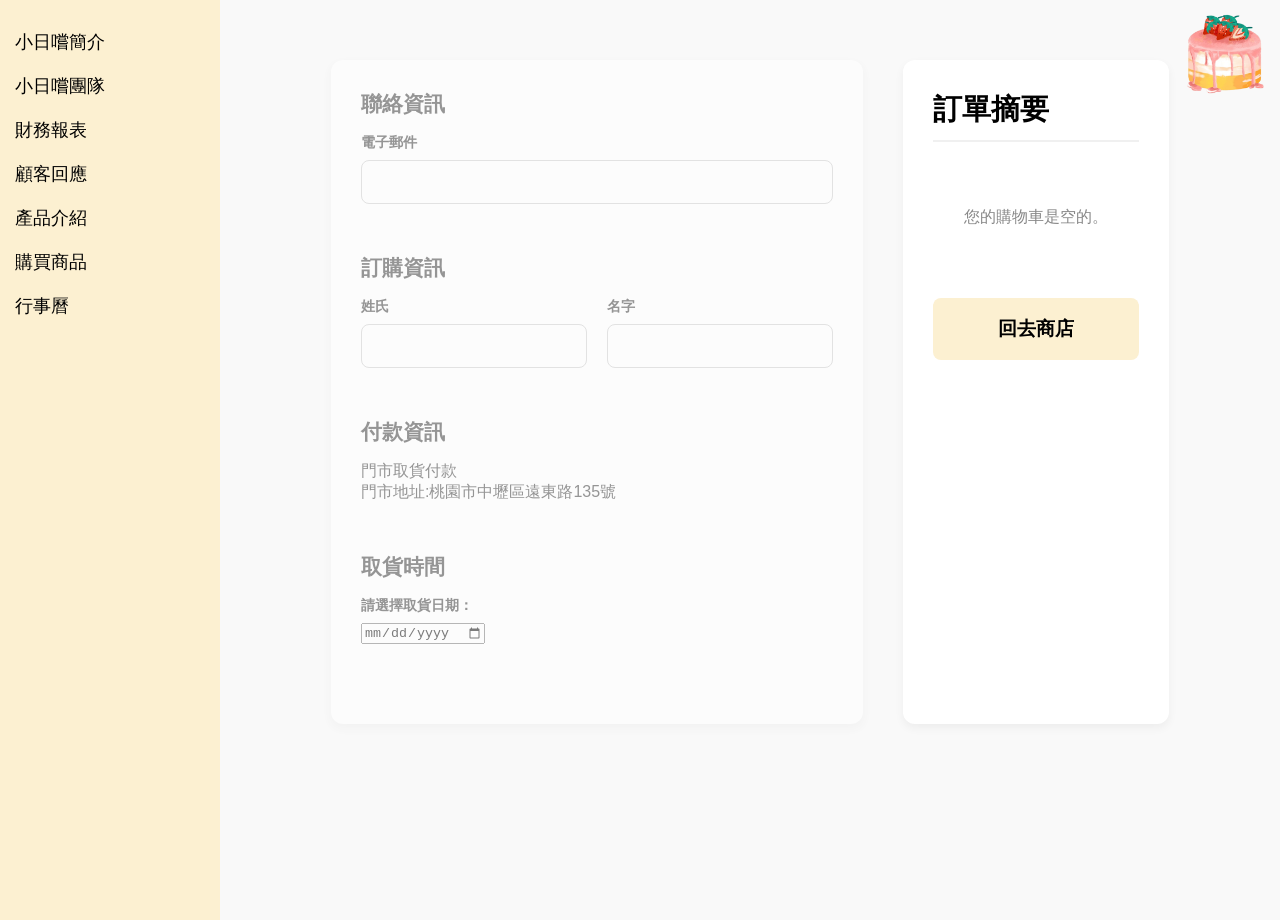
<file: shop.html>
<!DOCTYPE html>
<html lang="zh-TW">
<head>
    <meta charset="UTF-8">
    <meta name="viewport" content="width=device-width, initial-scale=1.0">
    <title>結帳</title>
    <link href="cake.png" rel="icon">
    <style>
        main #icon {
            position: fixed;
            top: 5px;
            right: 5px;
            z-index: 3;
        }
        /* (基本樣式... 與上次相同) */
        body { font-family: -apple-system, BlinkMacSystemFont, "Segoe UI", Roboto, "Helvetica Neue", Arial, sans-serif; margin: 0; background-color: #f9f9f9; color: #333; font-size: 16px; }
        .container { max-width: 1100px; margin: 40px auto; padding: 20px; grid-area: container;}
        .checkout-layout { display: grid; grid-template-columns: 2fr 1fr; gap: 40px; }
        .form-section { background-color: #ffffff; padding: 30px; border-radius: 12px; box-shadow: 0 4px 10px rgba(0,0,0,0.05); }
        .order-summary { background-color: #ffffff; padding: 30px; border-radius: 12px; box-shadow: 0 4px 10px rgba(0,0,0,0.05); position: sticky; top: 40px; }
        h2 { font-size: 1.8em; color: black; margin-top: 0; margin-bottom: 25px; border-bottom: 2px solid #f0f0f0; padding-bottom: 10px; }
        fieldset { border: none; padding: 0; margin: 0 0 30px 0; }
        legend { font-size: 1.3em; font-weight: 600; margin-bottom: 15px; padding: 0; }
        .form-group { margin-bottom: 20px; }
        .form-group label { display: block; font-weight: 600; margin-bottom: 8px; font-size: 0.9em; }
        .form-group input[type="text"], .form-group input[type="email"], .form-group input[type="tel"] { width: 100%; padding: 12px; border: 1px solid #ccc; border-radius: 8px; box-sizing: border-box; font-size: 1em; }
        .form-row { display: flex; gap: 20px; }
        .form-row .form-group { flex: 1; }
        .summary-item { display: flex; justify-content: space-between; margin-bottom: 15px; font-size: 0.95em; }
        .summary-item .item-name { color: #555; }
        .summary-item .item-price { font-weight: 600; }
        .summary-total { margin-top: 25px; padding-top: 20px; border-top: 2px solid #f0f0f0; display: flex; justify-content: space-between; font-size: 1.4em; font-weight: bold; color: #333; }
        .checkout-btn { display: block; width: 100%; padding: 18px; background-color: rgb(252, 240, 209); color: black; text-align: center; border: none; border-radius: 8px; font-size: 1.2em; font-weight: bold; cursor: pointer; transition: background-color 0.3s; margin-top: 30px; }
        .checkout-btn:hover { background-color: rgb(252, 240, 209); }
        .empty-cart-message { color: #888; text-align: center; padding: 40px 0; }
        
        /* (新增) 清空購物車的文字連結樣式 */
        .clear-cart-text-link {
            display: block;
            text-align: right;
            font-size: 0.9em;
            color: #d9534f;
            text-decoration: none;
            margin-top: -15px; /* 往上拉近標題 */
            margin-bottom: 15px;
        }
        .clear-cart-text-link:hover {
            text-decoration: underline;
        }

        @media (max-width: 800px) {
            .checkout-layout { grid-template-columns: 1fr; }
        }

        .page-wrapper {
            display: grid;
            grid-template-columns: 220px 1fr;
            grid-template-areas:"sidebar container";
        }

        .sidebar {
            grid-area: sidebar;
            height: 100vh;
            background-color: rgb(252, 240, 209); /* 背景色 */
            overflow-x: hidden; /* 隱藏水平捲軸 */
            padding-top: 20px;

            position: sticky;
        }

        /* 3. 選單連結的樣式 */
        .sidebar a {
            padding: 10px 15px;
            text-decoration: none; /* 移除底線 */
            font-size: 18px;
            color: black;
            display: block; /* 讓連結變成區塊，佔滿整行 */
            transition: 0.3s; /* 滑鼠移過的漸變效果 */
        }

        /* 4. 滑鼠移過 (hover) 的效果 */
        .sidebar a:hover {
            background-color: rgb(252, 240, 209);
            color: black;
        }
        @media (max-width: 800px) {
            .sidebar {
            /* 讓側邊欄寬度變 0，把它藏起來 */
            width: 0; 
            /* 你也可以用 display: none; 但 width: 0; 可以搭配 transition 動畫 */
            }

           .main-content {
            /* * 同時，讓主要內容的 margin-left 歸零，
            * 這樣它就能佔滿整個螢幕寬度。
            */
            margin-left: 0; 
            }
        }
    </style>
</head>
<body>
    <main><img src="cake.png" width="100px" height="100px" id="icon"></main>
    <div class="page-wrapper">
    <div class="sidebar">
        <a href="index.html#Intro">小日嚐簡介</a>
        <a href="index.html#Member">小日嚐團隊</a>
        <a href="index.html#Report">財務報表</a>
        <a href="index.html#Respond">顧客回應</a>
        <a href="creation.html">產品介紹</a>
        <a href="shop.html">購買商品</a>
        <a href="calender.html">行事曆</a>
    </div>

    <div class="container">
        
        <form id="checkout-form">
            <div class="checkout-layout">
                
                <section class="form-section">
                    <fieldset>
                        <legend>聯絡資訊</legend>
                        <div class="form-group">
                            <label for="email">電子郵件</label>
                            <input type="email" id="email" name="email" required>
                        </div>
                    </fieldset>
                    <fieldset>
                        <legend>訂購資訊</legend>
                        <div class="form-row">
                            <div class="form-group"><label for="first-name">姓氏</label><input type="text" id="first-name" name="first_name" required></div>
                            <div class="form-group"><label for="last-name">名字</label><input type="text" id="last-name" name="last_name" required></div>
                        </div>
                    </fieldset>
                    <fieldset>
                        <legend>付款資訊</legend>
                         <div class="form-group">門市取貨付款<br>門市地址:桃園市中壢區遠東路135號</div>
                    </fieldset>

                    <fieldset>
                        <legend>取貨時間</legend>
                         <div class="form-group">
                         <label for="pickup-date">請選擇取貨日期：</label>
                         <input type="date" id="pickup-date" name="pickup-date" required>
                         </div>
                    </fieldset>
                </section>

                <aside class="order-summary">
                    <h2>訂單摘要</h2>
                    
                    <a href="#" id="clear-cart-link" class="clear-cart-text-link">清空購物車</a>
                    
                    <div id="summary-items-container">
                        </div>
                    <div id="summary-total-container">
                        </div>

                    <button type="submit" class="checkout-btn">
                        下單購買
                    </button>
                </aside>

            </div>
        </form>
    </div>
    </div>

    <script src="cart.js"></script>
    <script>
        // --- 這是 checkout.js 的內容 ---
        document.addEventListener('DOMContentLoaded', () => {
            
            const itemsContainer = document.getElementById('summary-items-container');
            const totalContainer = document.getElementById('summary-total-container');
            const checkoutForm = document.getElementById('checkout-form');
            const orderSummarySection = document.querySelector('.order-summary');
            
            // (新增) 取得清空連結
            const clearCartLink = document.getElementById('clear-cart-link');

            let subtotal = 0;

            // 1. 從 cart.js 取得購物車資料
            const cart = Cart.get();

            if (cart.length === 0) {
                // (如果購物車是空的...)
                orderSummarySection.innerHTML = `
                    <h2>訂單摘要</h2>
                    <p class="empty-cart-message">您的購物車是空的。</p>
                    <a href="creation.html" style="text-decoration: none;">
                        <button type="button" class="checkout-btn">回去商店</button>
                    </a>
                `;
                document.querySelector('.form-section').style.opacity = '0.5';
                document.querySelector('.form-section').style.pointerEvents = 'none';
            } else {
                // 2. (如果購物車有東西，動態建立 HTML...)
                cart.forEach(item => {
                    const itemDiv = document.createElement('div');
                    itemDiv.classList.add('summary-item');
                    const itemName = `${item.name} x ${item.quantity}`;
                    const itemPrice = item.price * item.quantity;
                    itemDiv.innerHTML = `<span class="item-name">${itemName}</span><span class="item-price">$NT ${itemPrice}</span>`;
                    itemsContainer.appendChild(itemDiv);
                    subtotal += itemPrice;
                });

                // 3. (顯示總計...)
                const total = subtotal ;
                totalContainer.innerHTML = `
                    <div class="summary-total"><span>總計</span><span>$NT ${total}</span></div>
                `;

                // (新增) 綁定清空連結的點擊事件
                clearCartLink.addEventListener('click', (e) => {
                    e.preventDefault(); // 阻止連結的預設跳轉行為
                    if (confirm('您確定要清空所有購物車商品嗎？')) {
                        Cart.clear();
                        // 重新載入此頁面，頁面會自動執行 "購物車是空的" 邏輯
                        window.location.reload(); 
                    }
                });
            }
            
            // 4. (處理表單提交... 與上次相同)
            checkoutForm.addEventListener('submit', (event) => {
                event.preventDefault(); 
                if (cart.length === 0) {
                    alert("您的購物車是空的，無法結帳。");
                    return;
                }
                alert("感謝您的購買！您的訂單已成功送出。");
                Cart.clear();
                window.location.href = "creation.html";
            });
        });
        document.addEventListener('DOMContentLoaded', function() {
        
        // --- 核心邏輯：設定最小可選日期 ---

        // 1. 獲取今天的日期
        const today = new Date();
        
        // 2. 建立一個新日期物件，並將日期設為 3 天後
        const minPickupDate = new Date();
        minPickupDate.setDate(today.getDate() + 3);

        // 3. 將 3 天後的日期格式化為 "YYYY-MM-DD"
        //    這是 <input type="date"> 的 min 屬性唯一接受的格式
        const year = minPickupDate.getFullYear();
        // getMonth() 返回 0-11，所以要 +1。padStart 確保月份是 2 位數 (例如 05)
        const month = String(minPickupDate.getMonth() + 1).padStart(2, '0');
        // getDate() 返回 1-31。padStart 確保日期是 2 位數
        const day = String(minPickupDate.getDate()).padStart(2, '0');
        
        const minDateString = `${year}-${month}-${day}`;

        // 4. 找到 input 元素，並設定其 min 屬性
        const dateInput = document.getElementById('pickup-date');
        
        if (dateInput) {
            dateInput.min = minDateString;
            
            // (可選) 預設將 input 的值也設為 3 天後
            // dateInput.value = minDateString;
        }
    });
    </script>
</body>
</html>
</file>
<file: Home_Css.css>
@charset "utf-8";
@keyframes warm-background-animation {
    0%   { background-color: #fff8dc; }
    25%  { background-color: #ffefd5; }
    50%  { background-color: #fff0f5; }
    75%  { background-color: #ffffff; }
    100% { background-color: #fff8dc; }
}
/* 整體 */

/*c回到頂端 */
#up {
    position: fixed;
    bottom: 15px;
    right: 15px;
    z-index: 2;
}

/* main */
main .page {
    display: none;
}

main #icon {
    position: fixed;
    top: 5px;
    right: 5px;
    z-index: 3;
}

/* Intro */
main #Intro {
    display: block;
    
    text-align: center;
    margin: 10px 0px;
}

main #Intro img {
    position: relative;
}

main #Intro h1 {
    position: absolute;
    top: 60px;
    left: 35%;

    text-align: center;
    border: 5px double black;
    border-radius: 10px;
    background-color: #fff8dc;
    padding: 10px 20px;
    
    transition: transform 0.5s ease;
}

main #Intro h1:hover {
    transform: scale(1.1);
    transform-origin: top center;

    animation-name: warm-background-animation;
    animation-duration: 4s;
    animation-iteration-count: infinite;
    animation-timing-function: linear;
}

main #Intro p {
    position: absolute;
    bottom: 0px;
    right: 40px;
    
    border: 1px solid rgb(187, 187, 187);
    border-radius: 10px;
    background-color: #fff8dc;
    padding: 30px 20px;
    width: 600px;
    
    transition: transform 0.6s ease-out;
}

main #Intro p:hover {
    transform: scale(1.05);
    box-shadow: 0px 0px 20px white;
}

/* Member */
main #Member {
    padding: 20px 20px;
    background-color: rgb(253, 232, 174);
    border: 1px solid rgb(250, 239, 210);
    box-shadow: 0px 0px 10px gainsboro;
    border-radius: 50px;
    margin: 40px 20px 10px;
    font-family: "Fantasy";
}

main #Member h1 {
    text-align: center;
}

main #Member .mid {
    margin: 0px auto;
    padding: 10px 10px;
    display: flex;
    justify-content: center;
}

main #Member #first, #second {
    list-style-type: none;
    width: 450px;
    text-align: center;
    margin: 10px 45px 20px;
    padding: 10px 30px 10px 10px;
    background-color: white;
    border: 5px solid rgb(250, 239, 210);
    border-radius: 15px;
    box-shadow: 0px 0px 20px rgb(255, 255, 255);
    transition: transform 0.5s ease;
}

main #Member #first:hover, #second:hover {
    transform: scale(1.1) rotate(2deg);
}

main #Member img {
    border: 5px solid rgb(255, 225, 143);
    border-radius: 50%;
    box-shadow: 0px 0px 10px whitesmoke;
    margin: 10px auto;
    transition: transform 1.5s ease;
}

main #Member img:hover {
    transform: rotateY(180deg);
}

main #Member #first ol, #second ol {
    text-align: left;
}

main #Member #clear {
    clear: both;
}

/* Report */
main #Report {
    text-align: center;
    margin: 10px 65px -10px;
    background-color: #fff0f5;
    padding: 30px 10px;
}

main #Report h1 {
    margin: 0px auto 40px;
    border: 2px solid #d080a0;
    border-radius: 60%;
    background-color: #924564;
    box-shadow: 0px 0px 10px #f3b7cf;
    color: #ffffff;
    width: 250px;
    height: 80px;

    display: flex;
    justify-content: center;
    align-items: center;
}

main #Report table {
    margin: 0 auto;
    border: none;
    border-spacing: 10px;
}

main #Report table th {
    background-color: #ffefd5;
}

main #Report #upT td:nth-child(even), #downT td:nth-child(3){
    background-color: #ffffff;
}

main #Report #downT td:nth-child(2){
    text-align: left;
}

main #Report table th, td {
    padding: 15px;
    border: 1px solid #000000;
    border-radius: 10px;
    transition: transform 0.2s ease;
}

main #Report table th:hover, td:hover {
    transform: scale(1.05);
}

main #Report #Analysis1, #Analysis2 {
    margin: 20px auto;
    border: 1px solid #000000;
    border-left: 12px solid #ffce7f;
    border-radius: 10px;
    padding: 15px;
    background-color: #ffffff;
    width: fit-content;

    transition: transform 0.5s ease-in, box-shadow 0.3s linear;
}

main #Report #Analysis1:hover, #Analysis2:hover {
    transform: scale(1.02);
    box-shadow: 0px 0px 10px white;
}

/* Respond */
main #Respond {
    position: relative;
    margin: 20px 40px;
    padding: 20px 40px 40px;
    background-color: #fffafc;
    border-radius: 12px;
    box-shadow: 0 4px 12px rgba(0, 0, 0, 0.05);
    overflow: hidden;
}

main #Respond h1 {
    text-align: center;
    color: #d080a0;
    margin-bottom: 25px;
    padding-bottom: 10px;
    border-bottom: 2px solid #f0e0e0;
}

main #Respond #clearCommentsBtn {
    position: absolute;
    top: 30px;
    right: 40px;
    
    background-color: #f44336;
    color: white;
    border: none;
    padding: 8px 12px;
    font-weight: bold;
    border-radius: 5px;
    cursor: pointer;
    transition: all 0.3s ease;
}

main #Respond #clearCommentsBtn:hover {
    background-color: #d32f2f;
    transform: scale(1.05);
    box-shadow: 0 2px 5px rgba(0,0,0,0.2);
}

main #Respond #comment {
    border: 1px solid #f0e0e0;
    background-color: #ffffff;
    border-radius: 8px;
    padding: 15px;
    margin-bottom: 30px;
    min-height: 50px;
    max-height: 500px;
    overflow-y: auto;
}

.comment-entry {
    border: 1px solid #eee;
    background-color: #fdfdfd;
    padding: 10px 15px;
    margin-bottom: 10px;
    border-radius: 8px;
    box-shadow: 0 1px 3px rgba(0,0,0,0.05);
    transition: transform 0.3s ease, background-color 0.5s linear,  box-shadow 0.5s ease-out;
}

.comment-entry:hover {
    transform-origin: top center;
    transform: scale(1.01);
    background-color: #f0e0e0;
    box-shadow: 0 1px 8px rgba(0,0,0,0.05);
}

.comment-entry .head {
    display: flex;
    justify-content: space-between;
}

.comment-entry strong {
    color: #d080a0;
    font-size: 1.5em;
}

.comment-entry p {
    margin: 8px 0;
    color: #333;
}

.comment-entry ul {
    list-style-type: none;
    padding-left: 0;
    margin: 5px 0 0 0;
    color: #555;
}

.comment-entry ul li {
    margin-bottom: 3px;
}

main #Respond #formContainer {
    background-color: #ffffff;
    border: 1px solid #f0e0e0;
    border-radius: 8px;
    padding: 25px;
    box-shadow: 0 2px 8px rgba(0, 0, 0, 0.05);
}

main #Respond h3 {
    text-align: center;
    color: #333;
    margin-top: 0;
    margin-bottom: 20px;
}

main #Respond fieldset {
    border: 1px dashed #d080a0;
    border-radius: 8px;
    padding: 15px 20px;
    margin-bottom: 20px;
}

main #Respond legend {
    padding: 0 10px;
    font-weight: bold;
    color: #d080a0;
}

main #Respond label {
    font-weight: bold;
    color: #555;
    display: block;
    margin-bottom: 5px;
    margin-top: 10px;
}

main #Respond input[type="text"],
main #Respond input[type="email"],
main #Respond select,
main #Respond textarea {
    width: 100%;
    padding: 12px;
    border: 1px solid #ccc;
    border-radius: 5px;
    background-color: #fdfdfd;
    font-family: inherit;
    box-sizing: border-box;
    transition: border-color 0.3s, box-shadow 0.3s;
}

main #Respond input[type="text"]:focus,
main #Respond input[type="email"]:focus,
main #Respond select:focus,
main #Respond textarea:focus {
    border-color: #f0a0c0;
    box-shadow: 0 0 8px rgba(240, 160, 192, 0.5);
    outline: none;
}

main #Respond textarea {
    min-height: 120px;
    resize: vertical;
}

main #Respond input[type="radio"],
main #Respond input[type="checkbox"] {
    margin-right: 5px;
}

main #Respond #submitBtn {
    background-color: #f0a0c0;
    color: white;
    font-weight: bold;
    padding: 12px 20px;
    border: none;
    border-radius: 5px;
    cursor: pointer;
    font-size: 1em;
    margin-top: 10px;
    transition: all 0.3s ease;
}

main #Respond #submitBtn:hover {
    background-color: #d080a0;
    transform: translateY(-2px);
    box-shadow: 0 4px 8px rgba(0,0,0,0.1);
}

main #Respond #resetBtn {
    background-color: #f0f0f0;
    color: #555;
    font-weight: bold;
    padding: 12px 20px;
    border: 1px solid #ddd;
    border-radius: 5px;
    cursor: pointer;
    font-size: 1em;
    margin-top: 10px;
    margin-left: 10px;
    transition: all 0.3s ease;
}

main #Respond #resetBtn:hover {
    background-color: #e0e0e0;
    transform: translateY(-2px);
}

/* footer */
footer {
    width: 100%;
    padding: 20px 50px;
    text-align: center;
    background-color: #924564;
    color: #ffffff;
}

/*快捷鍵*/
nav ul {
    list-style: none;
    display: flex;
    padding: 0px;
    margin: -8px;
    background-color: rgb(252, 240, 209);
}

nav li {
    display: flex;
    align-items: center;
    justify-content: center;
    padding: 10px 20px;
    background-color: rgb(252, 240, 209);
}

nav a {
    color: rgb(0, 0, 0);
    text-decoration: none;
}

nav a:hover {
    color: rgb(0, 0, 0);
    text-shadow: 0 0 3px rgb(122, 122, 122);
    text-decoration: underline;
    border: 1px solid rgb(0, 0, 0);
}

nav .btn {
    cursor:pointer;
}
</file>
